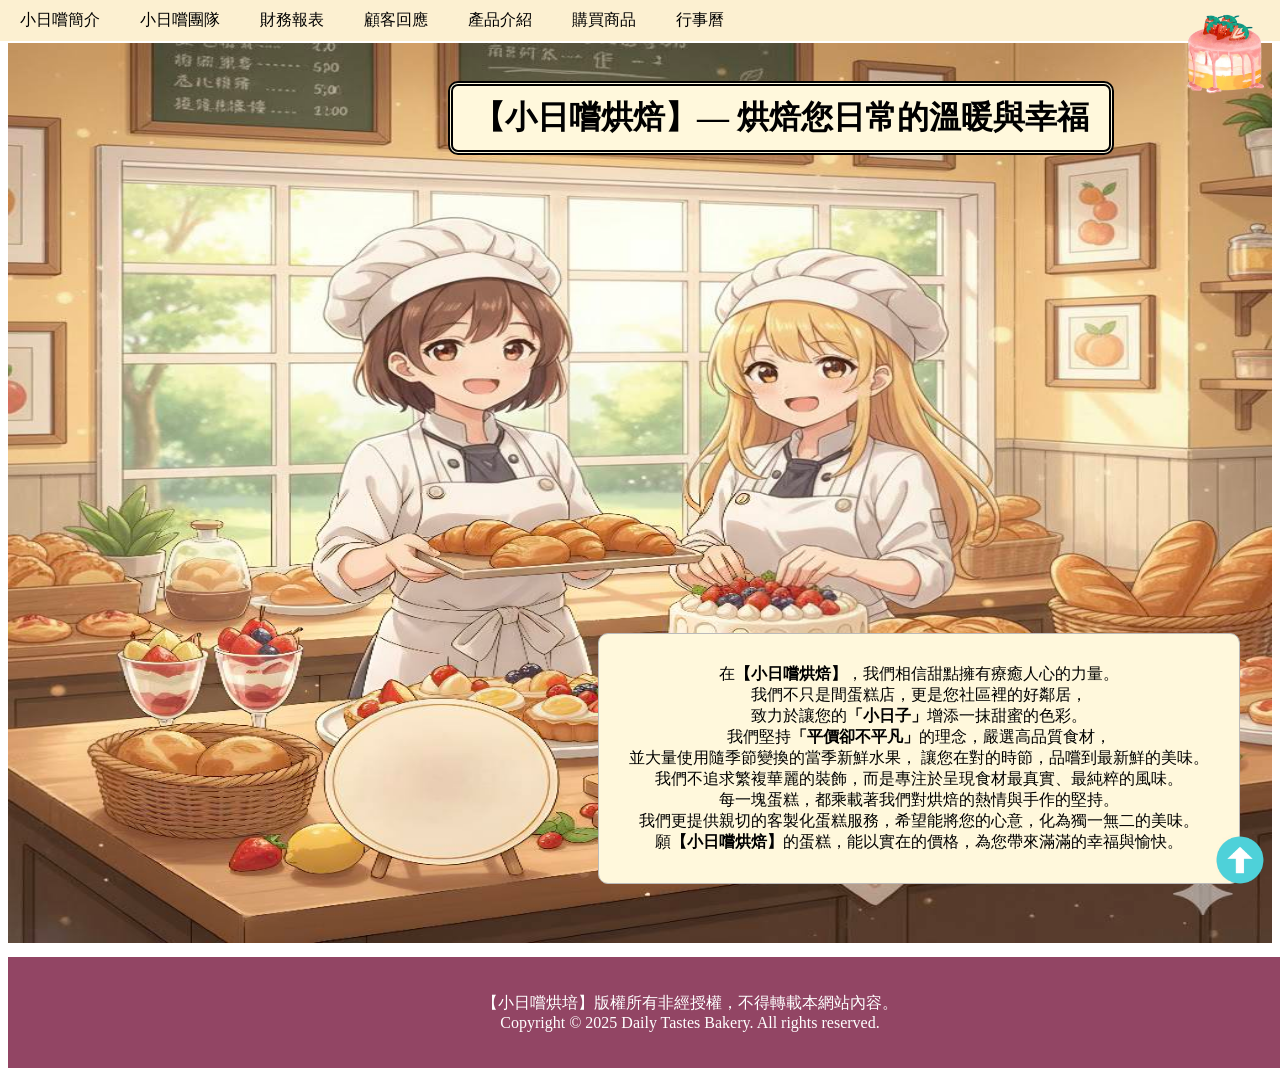
<file: index.html>
<!DOCTYPE html>
<html>
<head>
    <title>小日嚐烘焙</title>
    <meta charset="UTF-8">
    <meta name="viewport" content="width=device-width, initial-scale=1.0">
    <link href="Home_Css.css" rel="stylesheet" media="all">
    <link href="cake.png" rel="icon">
</head>
<body>
    <nav id="Top">
        <ul>
            <a href="#Intro" class="btn" onclick="myFunction('Intro'); return false;"><li>小日嚐簡介</li></a>
            <a href="#Member" class="btn" onclick="myFunction('Member'); return false;"><li>小日嚐團隊</li></a>
            <a href="#Report" class="btn" onclick="myFunction('Report'); return false;"><li>財務報表</li></a>
            <a href="#Respond" class="btn" onclick="myFunction('Respond'); return false;"><li>顧客回應</li></a>
            <a href="creation.html"><li>產品介紹</li></a>
            <a href="shop.html"><li>購買商品</li></a>
            <a href="calender.html"><li>行事曆</li></a>
        </ul>
        <a href="#Top"><img src="arrow_Light.png" width="50px" height="50px" id="up"></a>
    </nav>

    <main>
        <img src="cake.png" width="100px" height="100px" id="icon">
        <div id="Intro" class="page">
            <img src="Generated_Image.jpg" height="900px" width="100%">
            <h1>【小日嚐烘焙】— 烘焙您日常的溫暖與幸福 </h1>
            <p>在<strong>【小日嚐烘焙】</strong>，我們相信甜點擁有療癒人心的力量。<br>
                我們不只是間蛋糕店，更是您社區裡的好鄰居，<br>致力於讓您的<strong>「小日子」</strong>增添一抹甜蜜的色彩。<br>
                我們堅持<strong>「平價卻不平凡」</strong>的理念，嚴選高品質食材，<br>並大量使用隨季節變換的當季新鮮水果，
                讓您在對的時節，品嚐到最新鮮的美味。<br>
                我們不追求繁複華麗的裝飾，而是專注於呈現食材最真實、最純粹的風味。<br>
                每一塊蛋糕，都乘載著我們對烘焙的熱情與手作的堅持。<br>
                我們更提供親切的客製化蛋糕服務，希望能將您的心意，化為獨一無二的美味。<br>
                願<strong>【小日嚐烘焙】</strong>的蛋糕，能以實在的價格，為您帶來滿滿的幸福與愉快。
            </p>
        </div>

        <div id="Member" class="page">
            <h1>小日嚐團隊</h1>
            
            <div class="mid">
                <div id="first">
                    <h3>翁榆涵 Julia</h3>
                    <img src="avatar01.jpg" width="150px" height="150px">
                    <ol>
                        <li><b>職稱:</b> 店長 兼 客製化溝通師</li>
                        <li><b>負責項目:</b> 店面營運、顧客接待、客製化蛋糕諮詢與設計</li>
                        <li><b>個人簡介:</b>「小日嚐」的招牌笑臉 Julia 最擅長耐心傾聽，並將您的故事轉化為獨一無二的蛋糕設計。她最大的成就就是看見您的愉快！</li>
                    </ol>
                </div>
            
                <div id="second">
                    <h3>鐘怡婷 Tina</h3>
                    <img src="avatar02.jpg" width="150px" height="150px">
                    <ol>
                        <li><b>職稱:</b> 店長 兼 甜點主廚</li>
                        <li><b>負責項目:</b> 蛋糕研發、當季水果選材、手作甜點製作</li>
                        <li><b>個人簡介:</b> Tina 對烘焙充滿熱情，相信手作的溫度能傳遞幸福。她熱愛逛市集，堅持使用最新鮮的當季水果為大家烘焙日常的快樂。</li>
                    </ol>
                </div>

                <div id="clear"></div>
            </div>
        </div>

        <div id="Report" class="page">
            <h1>財務報表</h1>
            
            <label for="reportYear" class="choose"><b>選擇報表年份:</b></label>
            <select id="reportYear" onchange="loadReportData(this.value)">
                <option value="2025">2025 (本年度)</option>
                <option value="2024">2024 (往年範例)</option>
            </select>
            <br><br>

            <div id="financialReportContent">
                <p>這份摘要展現了我們的穩定性。一個健康的資產結構，代表「小日嚐」有足夠的實力來應對挑戰，並持續為您提供服務。</p>
                <table border="1" id="upT">
                    <thead>
                        <tr>
                            <th>資產 (我們擁有的)</th>
                            <th>金額</th>
                            <th>負債與權益 (我們的資金來源)</th>
                            <th>金額</th>
                        </tr>
                    </thead>
                    <tbody>
                        <tr>
                            <td><strong>流動資產</strong> (現金、存貨)</td>
                            <td id="CA"></td>
                            <td><strong>流動負債</strong> (應付食材費、薪資)</td>
                            <td id="CL"></td>
                        </tr>
                        <tr>
                            <td><strong>固定資產</strong> (烤箱、店面裝潢)</td>
                            <td id="FA"></td>
                            <td><strong>長期負債</strong> (銀行貸款)</td>
                            <td id="LL"></td>
                        </tr>
                        <tr>
                            <td></td>
                            <td></td>
                            <td><strong>股東權益</strong> (老闆的投資與淨利)</td>
                            <td id="SE"></td>
                        </tr>
                        <tr class="highlight-final">
                            <td><strong>總資產</strong></td>
                            <td id="TA"><strong></strong></td>
                            <td><strong>總負債與權益</strong></td>
                            <td id="TLAE"><strong></strong></td>
                        </tr>
                    </tbody>
                </table>
                <p id="Analysis1"></p>
                <br>
    
                <h2><span id="cashFlowYear">2025</span> 簡易現金流量摘要 (營運活力)</h2>
                <p>有利潤不等於有現金。「營運現金流」是正數才代表公司真正從「賣蛋糕」這件事上賺到現金，這是維持活力的心臟。</p>
                <table border="1" id="downT"> 
                    <thead>
                        <tr>
                            <th>項目</th>
                            <th>說明</th>
                            <th>年度現金流</th>
                        </tr>
                    </thead>
                    <tbody>
                        <tr>
                            <td><strong>來自本業的現金流入 (營運現金流)</strong></td>
                            <td>賣蛋糕實際收到的錢，扣除付給廠商和員工的錢</td>
                            <td id="OCF"><strong></strong></td>
                        </tr>
                        <tr>
                            <td><strong>來自投資的現金流出 (投資現金流)</strong></td>
                            <td>例如：購買新的大烤箱</td>
                            <td id="ICF"></td>
                        </tr>
                        <tr>
                            <td><strong>來自融資的現金流出 (融資現金流)</strong></td>
                            <td>例如：償還銀行貸款</td>
                            <td id="FCF"></td>
                        </tr>
                        <tr>
                            <td id="A"></td>
                            <td id="B"></td>
                            <td id="NCF"><strong></strong></td>
                        </tr>
                    </tbody>
                </table>
                <p id="Analysis2"></p>
            </div>
        </div>

        <div id="Respond" class="page">
            <h1>顧客回應</h1>
            <button id="clearCommentsBtn" title="清除所有儲存的回饋">清除所有回饋</button>
            <div id="comment">
                <p>目前沒有任何回饋。</p>
            </div>

            <div id="formContainer">
                <h3>回饋表單</h3>
                <form id="feedbackForm">
                    <fieldset>
                        <legend>基本資料</legend>
                        <label><b>姓名:</b></label>
                        <input type="text" id="name" placeholder="匿名" autofocus><br>
                        <label><b>性別:</b></label>
                        <input type="radio" id="gender1" name="gender" value="boy" checked>男
                        <input type="radio" id="gender2" name="gender" value="girl">女
                        <input type="radio" id="gender3" name="gender" value="hide">不透漏<br>
                        <label><b>聯絡資訊(e-mail):</b></label><br>
                        <input type="email" id="email" name="email" size="30" required>
                    </fieldset>
                    <fieldset>
                        <legend>評分</legend>
                        <label><b>購買商品:</b></label><br>
                        <input type="checkbox" id="product1" name="product" value="蛋糕">蛋糕
                        <input type="checkbox" id="product2" name="product" value="達克瓦茲">達克瓦茲
                        <input type="checkbox" id="product3" name="product" value="餅乾">餅乾
                        <input type="checkbox" id="product4" name="product" value="千層">千層
                        <input type="checkbox" id="product5" name="product" value="其他">其他
                        <input type="text" id="product5_text" name="product_text"><br>
                        <label><b>商品評價:</b></label>
                        <select id="evaluation" name="evaluation">
                            <option value="5">5星</option>
                            <option value="4">4星</option>
                            <option value="3">3星</option>
                            <option value="2">2星</option>
                            <option value="1">1星</option>
                        </select>
                    </fieldset>
                    <fieldset>
                        <legend>文字回饋</legend>
                        <label><b>評論:</b></label><br>
                        <textarea id="commentText" placeholder="商品都很棒" maxlength="500" required></textarea>
                    </fieldset>
                    <input type="submit" id="submitBtn" value="送出回饋">
                    <input type="reset" id="resetBtn" value="重新填寫">
                </form>
            </div>
        </div>
    </main>

    <footer>
        <p>【小日嚐烘培】版權所有非經授權，不得轉載本網站內容。<br>
            Copyright © 2025 Daily Tastes Bakery. All rights reserved.</p>
    </footer>

    <script>
        const allPages = document.querySelectorAll('main .page');
        function myFunction(pageId) {
            allPages.forEach(section => {section.style.display = 'none';});
            const targetPage = document.getElementById(pageId);
            if (targetPage) {
                targetPage.style.display = 'block'; 
                if (pageId === 'Respond') {loadComments();} // 如果切換到 'Respond' 頁面，就載入留言
                if (pageId === 'Report') { // 新增：如果切換到 'Report' 頁面，確保載入當前選中的年份數據
                    const currentYear = document.getElementById('reportYear').value;
                    loadReportData(currentYear);
                }
            }
        }

        // 財務數據的物件
        const financialData = {
            '2025': {
                CA: 1000000, // 流動資產
                CL: 400000,  // 流動負債
                FA: 1200000, // 固定資產
                LL: 500000,  // 長期負債
                SE: 1300000, // 股東權益
                OCF: 550000, // 營運現金流
                ICF: 300000, // 投資現金流
                FCF: 200000  // 融資現金流
            },
            '2024': { // 往年範例數據
                CA: 800000,  
                CL: 350000,  
                FA: 1000000, 
                LL: 600000,  
                SE: 850000,  
                OCF: 450000, 
                ICF: 200000, 
                FCF: 200000  
            }
        };

        // 函數：載入並計算指定年份的報表數據
        window.loadReportData = function(year) {
            const data = financialData[year];

            if (!data) return; // 如果年份數據不存在，則退出

            // 1. 資產負債表計算
            const TA = data.CA + data.FA; // 總資產
            const TLAE = data.CL + data.LL + data.SE; // 總負債與權益
            
            // 2. 現金流量表計算
            const NCF = data.OCF - data.ICF - data.FCF;

            // 3. 更新 DOM
            document.getElementById("CA").innerHTML = `$` + data.CA;
            document.getElementById("CL").innerHTML = `$` + data.CL;
            document.getElementById("FA").innerHTML = `$` + data.FA;
            document.getElementById("LL").innerHTML = `$` + data.LL;
            document.getElementById("SE").innerHTML = `$` + data.SE;
            document.getElementById("TA").innerHTML = `$` + TA;
            document.getElementById("TLAE").innerHTML = `$` + TLAE;
            
            document.getElementById("OCF").innerHTML = `$` + data.OCF;
            document.getElementById("ICF").innerHTML = `-$` + data.ICF;
            document.getElementById("FCF").innerHTML = `-$` + data.FCF;
            document.getElementById("NCF").innerHTML = `$` + NCF;

            // 4. 更新現金流量表標題年份
            document.getElementById("cashFlowYear").textContent = year;

            // 5. 資產負債表分析
            if(data.CA > data.CL){
                document.getElementById("Analysis1").innerHTML = `<b>健康分析：</b>
                我們的流動資產($${data.CA})大於流動負債($${data.CL})，代表我們的短期償債能力非常安全，付得出薪水與貨款！`
            } else {
                document.getElementById("Analysis1").innerHTML = `<b>健康警示：(</b>
                我們的流動資產($${data.CA})小於流動負債($${data.CL})，代表短期償債能力吃緊，我們會密切注意現金流！`
            }

            // 6. 現金流量表分析
            if(NCF > 0){
                document.getElementById("A").innerHTML = `<strong>本年度現金淨增加</strong>`
                document.getElementById("B").innerHTML = `營運賺的錢 > 投資 + 還款`
                document.getElementById("Analysis2").innerHTML = `<b>健康分析：</b>我們的營運現金流($${data.OCF})
                非常強勁！這筆錢足以支付我們購買新烤箱 (投資) 和償還貸款 (融資) 的費用，年底銀行存款還能增加($${NCF})。`
            } else {
                document.getElementById("A").innerHTML = `<strong>本年度現金淨減少</strong>`
                document.getElementById("B").innerHTML = `營運賺的錢 < 投資 + 還款`
                document.getElementById("Analysis2").innerHTML = `<b>健康警示：</b>我們的營運現金流($${data.OCF})
                雖然營運現金流強勁，但不足以支付投資與融資的費用，導致年底銀行存款減少了($${NCF})!我們會更謹慎規劃現金支出。`
            }

            // 7. 重新執行數字格式化（逗號分隔）
            formatFinancialNumbers();
        }

        // 數字格式化函數 (保持原有的邏輯)
        const idList = ["CA", "CL", "FA", "LL", "SE", "TA", "TLAE", "OCF", "ICF", "FCF", "NCF"];
        function formatNumberString(str) {
            const parts = str.match(/^(-?\$)(.*)/); 
            if (!parts) return str;

            const prefix = parts[1];
            const number = parts[2];
            const formattedNumber = number.replace(/\B(?=(\d{3})+(?!\d))/g, ',');
            return prefix + formattedNumber;
        }

        function formatFinancialNumbers() {
            idList.forEach(id => {
                const el = document.getElementById(id);
                if (el) {
                    const originalText = el.innerHTML;
                    const formattedText = formatNumberString(originalText);
                    el.innerHTML = formattedText;
                }
            });

            const analysis1 = document.getElementById("Analysis1");
            const analysis2 = document.getElementById("Analysis2");
            
            if (analysis1) {
                analysis1.innerHTML = analysis1.innerHTML.replace(/\(\$([\d,]+)\)/g, (match, number) => {
                    return `(\$${number.replace(/\B(?=(\d{3})+(?!\d))/g, ',')})`;
                });
            }

            if (analysis2) {
                analysis2.innerHTML = analysis2.innerHTML.replace(/\(\$([\d,]+)\)/g, (match, number) => {
                    return `(\$${number.replace(/\B(?=(\d{3})+(?!\d))/g, ',')})`;
                });
            }
        }
    </script>

    <script>
        document.addEventListener('DOMContentLoaded', () => {
            const feedbackForm = document.getElementById('feedbackForm');
            const commentDiv = document.getElementById('comment');
            const storageKey = 'bakeryComments';

            const clearBtn = document.getElementById('clearCommentsBtn');

            if (clearBtn) {
                clearBtn.addEventListener('click', () => {
                    localStorage.removeItem(storageKey);
                    loadComments();
                });
            }

            window.loadComments = function() {
                const comments = JSON.parse(localStorage.getItem(storageKey)) || [];
                commentDiv.innerHTML = '';
                if (comments.length === 0) {
                    commentDiv.innerHTML = '<p>目前沒有任何回饋。</p>';
                    return;
                }

                comments.forEach(comment => {
                    const productString = comment.products.join('、') || '無';
                    const time = new Date(comment.timestamp);
                    const formattedTime = time.toLocaleString('zh-TW', {
                        year: 'numeric', 
                        month: 'long', 
                        day: 'numeric', 
                        hour: '2-digit', 
                        minute: '2-digit' 
                    });

                    const commentHTML = `
                        <div class="comment-entry">
                            <div class="head"><strong>${comment.name}</strong><i>${formattedTime}</i></div>
                            <p>${comment.comment}</p>
                            <ul>
                                <li><b>購買商品:</b> ${productString}</li>
                                <li><b>商品評價:</b> ${comment.rating} 星</li>
                            </ul>
                        </div>
                    `;
                    
                    commentDiv.insertAdjacentHTML('afterbegin', commentHTML);
                });
            }

            if (feedbackForm) {
                feedbackForm.addEventListener('submit', (event) => {
                    event.preventDefault();

                    const time = new Date().toISOString();
                    const name = document.getElementById('name').value || '匿名';
                    const gender = document.querySelector('input[name="gender"]:checked').value;
                    const email = document.getElementById('email').value;
                    const rating = document.getElementById('evaluation').value;
                    const commentText = document.getElementById('commentText').value;
                    
                    const selectedProducts = [];
                    const productCheckboxes = document.querySelectorAll('input[name="product"]:checked');
                    
                    productCheckboxes.forEach(cb => {
                        if (cb.id === 'product5') {
                            const otherText = document.getElementById('product5_text').value;
                            selectedProducts.push(otherText || '其他');
                        } else {selectedProducts.push(cb.value);}
                    });

                    const newComment = {
                        name: name,
                        gender: gender,
                        email: email,
                        products: selectedProducts,
                        rating: rating,
                        comment: commentText,
                        timestamp: new Date().toISOString()
                    };

                    let comments = JSON.parse(localStorage.getItem(storageKey)) || [];
                    comments.push(newComment);
                    localStorage.setItem(storageKey, JSON.stringify(comments));

                    loadComments();
                    feedbackForm.reset();
                });
            }

            function handlePageLoad() {
                let hash = window.location.hash;
                if (hash) {
                    const pageId = hash.substring(1);
                    const targetPage = document.getElementById(pageId);
                    
                    if (targetPage && targetPage.classList.contains('page')) {
                        myFunction(pageId);
                        return;
                    }
                }
                
                // 預設載入 'Intro'，並確保在 'Report' 頁面時載入 2025 年數據
                myFunction('Intro'); 
                loadReportData('2025'); // 確保一開始就載入 2025 年的數據並格式化
            }

            handlePageLoad();
        });
    </script>
</body>
</html>
</file>
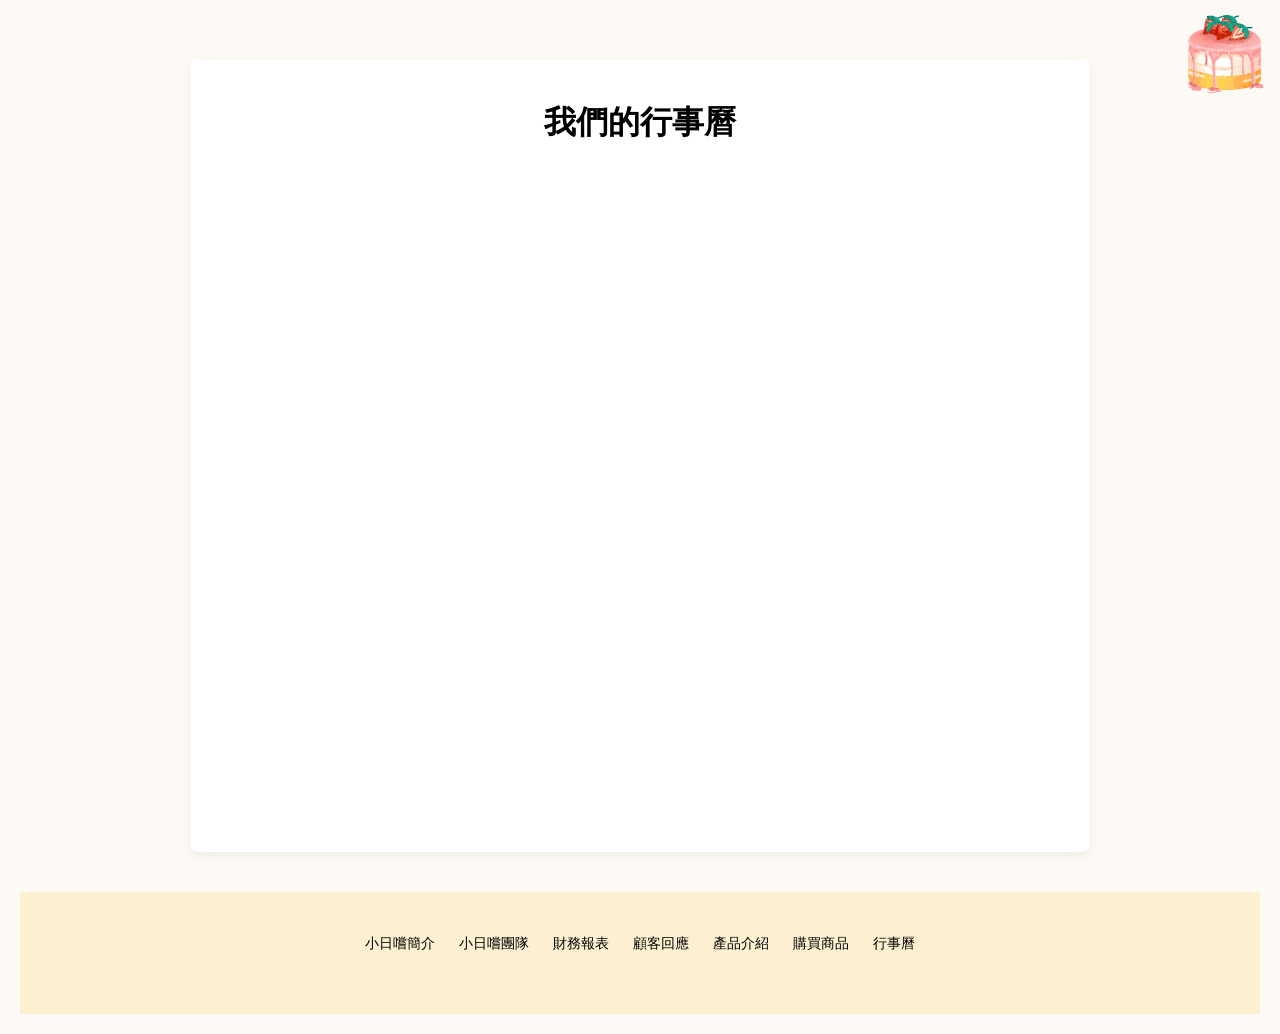
<file: calender.html>
<!DOCTYPE html>
<html lang="zh-TW"> <head>
    <meta charset="UTF-8">
    <meta name="viewport" content="width=device-width, initial-scale=1.0">
    <title>行事曆</title>
    <link href="cake.png" rel="icon">
    <style>
        main #icon {
            position: fixed;
            top: 5px;
            right: 5px;
            z-index: 3;
        }
        /* 1. 讓頁面背景有點顏色，看起來更舒服 */
        body {
            font-family: Arial, sans-serif;
            margin: 0;
            background-color: #fdfaf6;
            padding: 20px; /* 在手機上才不會貼邊 */
        }

        /* 2. 主要的行事曆容器：用來置中並設定最大寬度 */
        .calendar-container {
            max-width: 900px; /* 設定最大寬度，才不會在電腦上太寬 */
            margin: 40px auto; /* 上下留 40px、左右 auto 來達成水平置中 */
            background-color: #ffffff;
            border-radius: 8px; /* 圓角 */
            box-shadow: 0 4px 12px rgba(0,0,0,0.05); /* 加上一點陰影增加立體感 */
            overflow: hidden; /* 確保 iframe 的圓角正確顯示 */
        }

        /* 3. 標題樣式 */
        h1 {
            text-align: center;
            color: black;
            padding: 20px 0 10px 0;
        }

        /* 4. 響應式 iframe 的關鍵：
              這個 wrapper 負責「維持長寬比」 */
        .iframe-wrapper {
            position: relative;
            /* 設定 padding-top: 75% 
               (因為你的日曆原始比例是 600/800 = 0.75 = 75%)
               這會強制讓這個容器維持 4:3 的比例 
            */
            padding-top: 75%;
            height: 0;
            overflow: hidden;
        }

        /* 5. iframe 本身的樣式：讓它填滿 wrapper */
        .iframe-wrapper iframe {
            position: absolute;
            top: 0;
            left: 0;
            width: 100%;
            height: 100%;
            border: 0; /* 拿掉邊框 */
        }
        .site-footer {
        background-color: rgb(252, 240, 209); /* 深色背景 */
        color: black; /* 淺色文字 */
        padding: 40px 20px;
        font-size: 14px;
        line-height: 1.6;
        margin-top: auto; /* 確保在內容不足時也能貼近底部 */
    }

    .footer-container {
        max-width: 1100px;
        margin: 0 auto;
        text-align: center;
    }

    .footer-links {
        margin-bottom: 20px;
    }

    .footer-links a {
        color: black; /* 連結使用白色 */
        text-decoration: none;
        margin: 0 10px;
        transition: color 0.2s;
    }

    .footer-links a:hover {
        color: brown; /* 滑鼠懸停時變色 */
        text-decoration: underline;
    }
    </style>
</head>
<body>
    <main><img src="cake.png" width="100px" height="100px" id="icon"></main>
    <div class="calendar-container">
        
        <h1>我們的行事曆</h1>

        <div class="iframe-wrapper">
            <iframe src="https://calendar.google.com/calendar/embed?src=30f18cd752578747f45945c37e43b8276cafa74b988f4a969bec0e619ca4cf17%40group.calendar.google.com&ctz=Asia%2FTaipei">
            </iframe>
        </div>

    </div>

    <footer class="site-footer">
    <div class="footer-container">
        <div class="footer-links">
            <a href="index.html#Intro">小日嚐簡介</a>
            <a href="index.html#Member">小日嚐團隊</a>
            <a href="index.html#Report">財務報表</a>
            <a href="index.html#Respond">顧客回應</a>
            <a href="creation.html">產品介紹</a>
            <a href="shop.html">購買商品</a>
            <a href="calender.html">行事曆</a>
        </div>
    </div>
</footer>
</body>
</html>
</file>
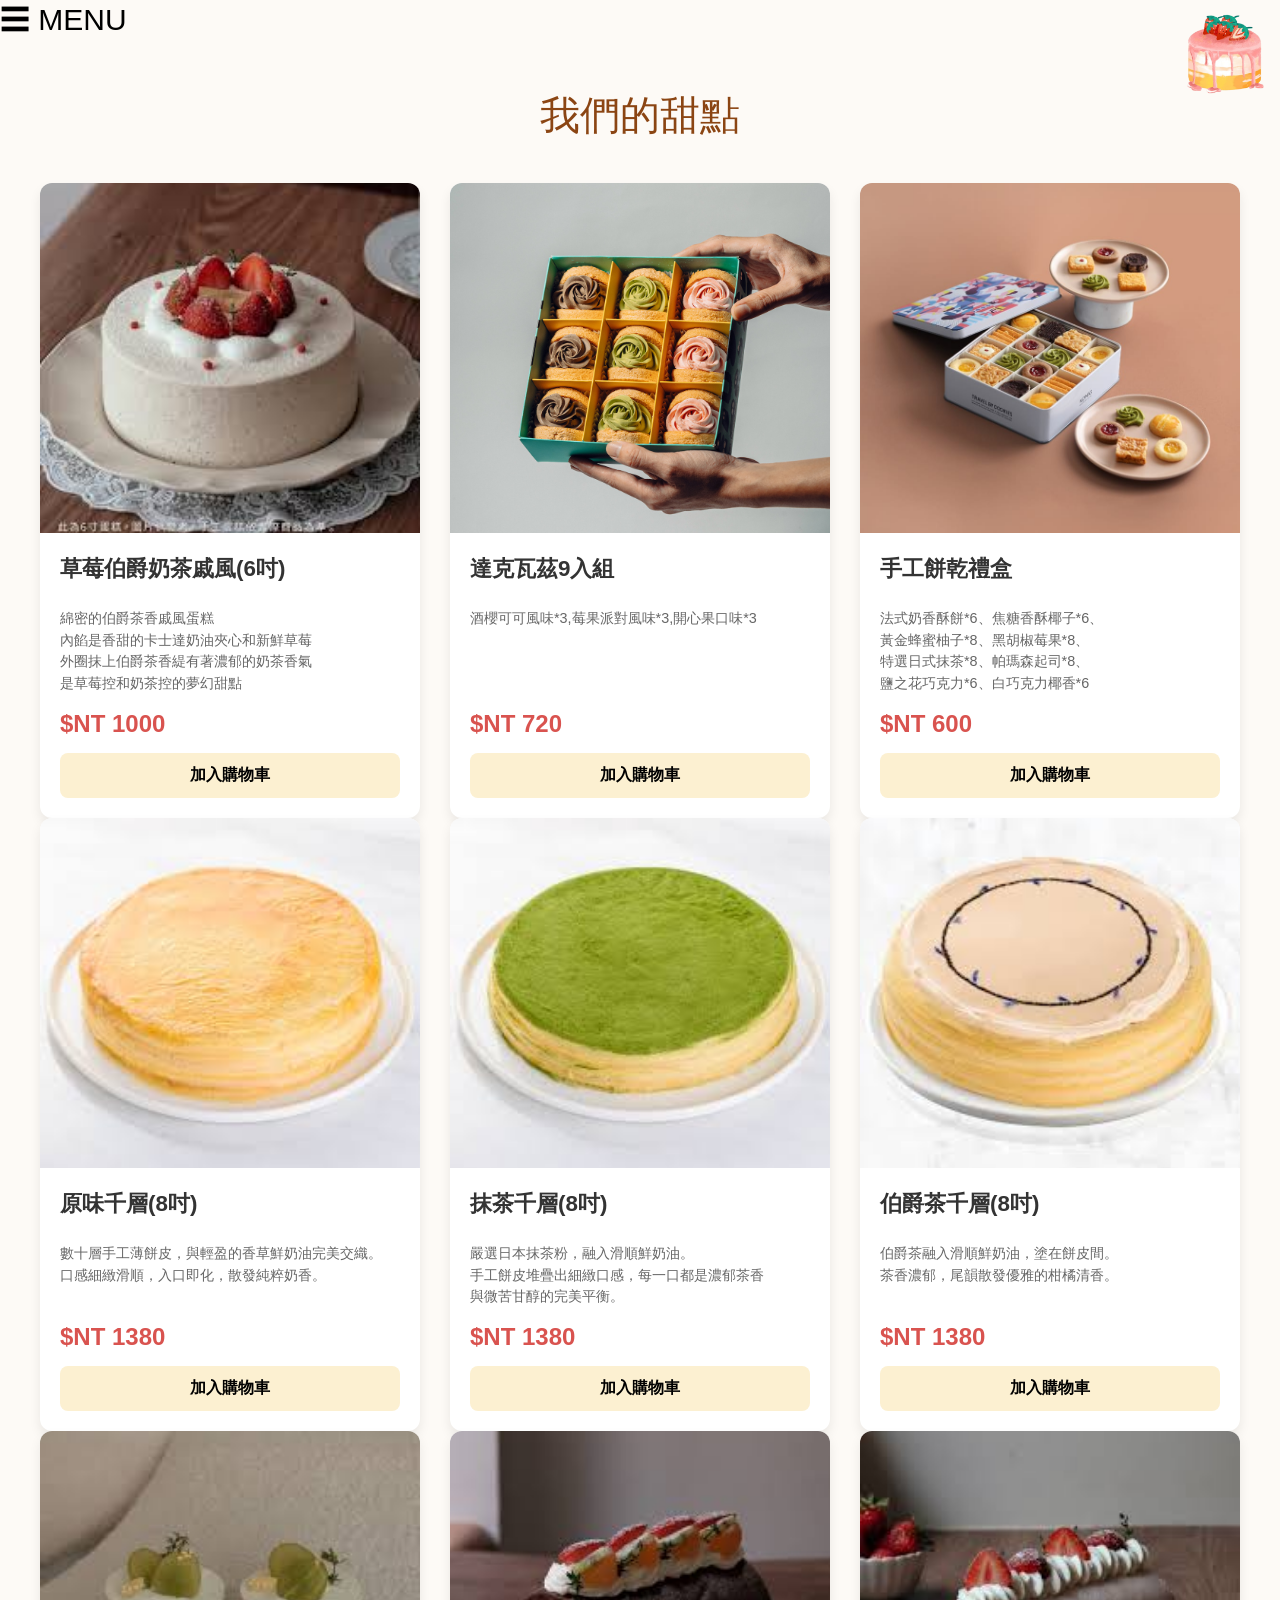
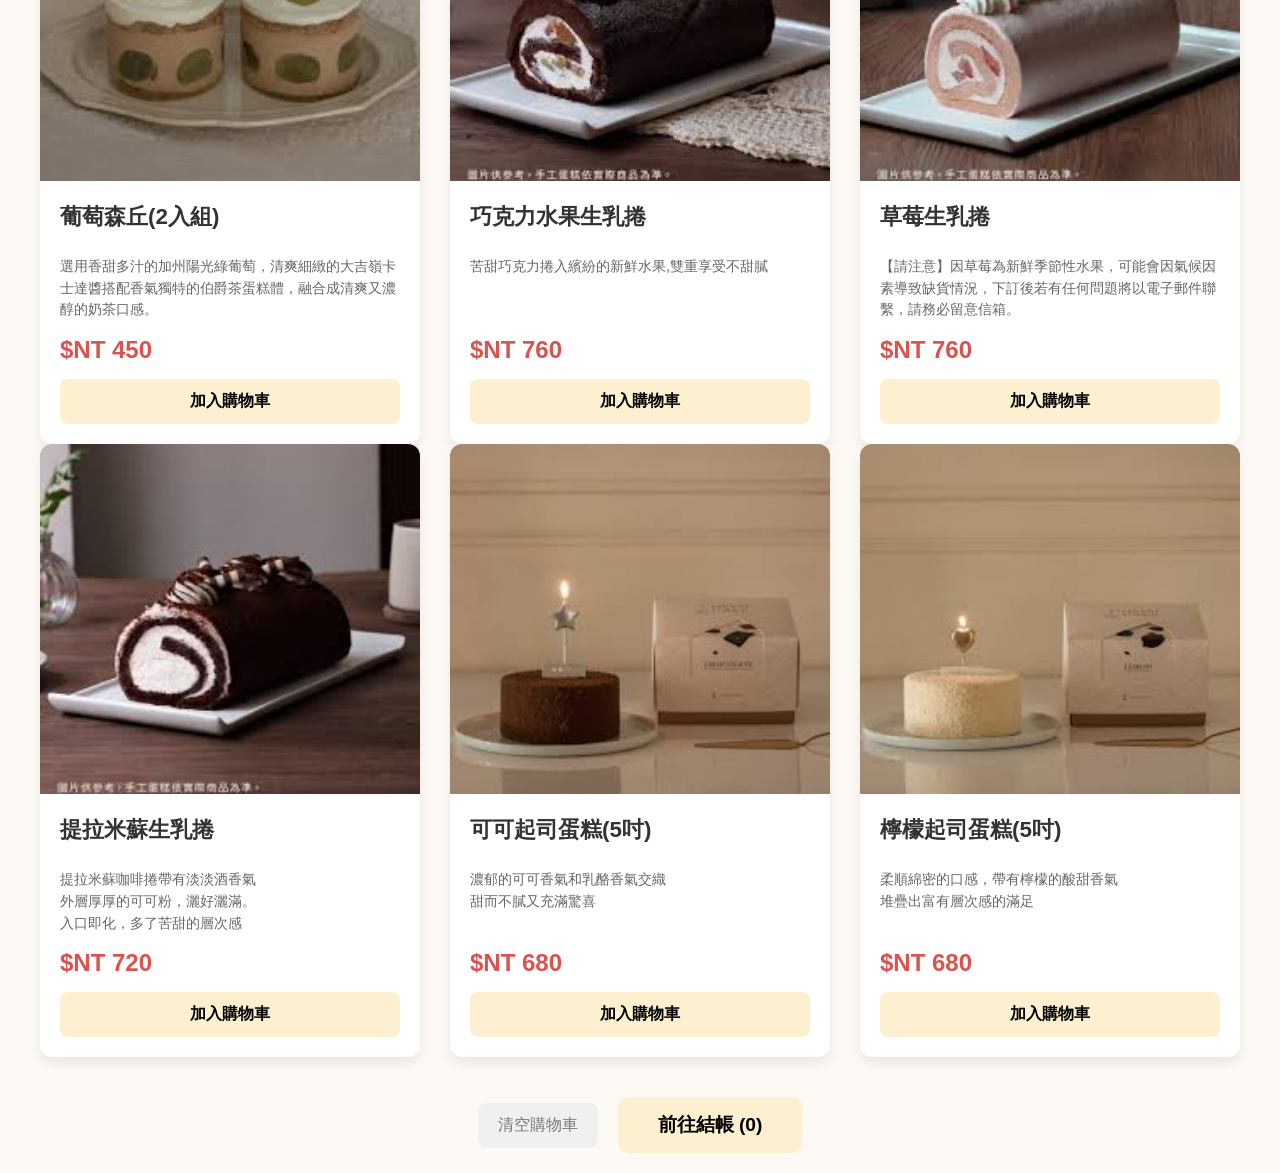
<file: creation.html>
<!DOCTYPE html>
<html lang="zh-TW">
<head>
    <meta charset="UTF-8">
    <meta name="viewport" content="width=device-width, initial-scale=1.0">
    <title>產品介紹及下單</title>
    <link href="cake.png" rel="icon">
    <style>
        main #icon {
            position: fixed;
            top: 5px;
            right: 5px;
            z-index: 3;
        }
        /* (基本樣式... 與上次相同) */
        body { font-family: -apple-system, BlinkMacSystemFont, "Segoe UI", Roboto, "Helvetica Neue", Arial, sans-serif; margin: 0; padding: 0; background-color: #fdfaf6; }
        .container { max-width: 1200px; margin: 0 auto; padding: 20px; }
        header { text-align: center; margin-bottom: 40px; }
        header h1 { font-size: 2.5em; color: #8b4513; font-weight: 300; }
        .product-grid { display: grid; grid-template-columns: repeat(auto-fit, minmax(280px, 1fr)); gap: 30px; }
        .product-card { background-color: #ffffff; border-radius: 12px; box-shadow: 0 6px 12px rgba(0, 0, 0, 0.08); overflow: hidden; display: flex; flex-direction: column; transition: transform 0.3s, box-shadow 0.3s; }
        .product-card:hover { transform: translateY(-5px); box-shadow: 0 10px 20px rgba(0, 0, 0, 0.12); }
        .product-image { width: 100%; height: 350px; object-fit: cover; }
        .product-info { padding: 20px; flex-grow: 1; display: flex; flex-direction: column; }
        .product-info h3 { margin-top: 0; margin-bottom: 10px; font-size: 1.4em; color: #333; }
        .product-info .description { font-size: 0.9em; color: #666; line-height: 1.5; flex-grow: 1; margin-bottom: 15px; }
        .product-price { font-size: 1.5em; font-weight: bold; color: #d9534f; margin-bottom: 15px; }
        .add-to-cart-btn { display: block; width: 100%; padding: 12px; background-color: rgb(252, 240, 209); color: black; text-align: center; border: none; border-radius: 8px; font-size: 1em; font-weight: bold; cursor: pointer; transition: background-color 0.3s, opacity 0.3s; }
        .add-to-cart-btn:hover { background-color: rgb(252, 240, 209); }
        .add-to-cart-btn.added { background-color: rgb(252, 240, 209); opacity: 0.8; }

        /* --- 結帳區塊樣式 (更新) --- */
        .checkout-link-wrapper {
            text-align: center;
            margin-top: 40px;
            /* (新增) 使用 Flexbox 來並排兩個按鈕 */
            display: flex;
            justify-content: center;
            align-items: center;
            gap: 20px; /* 按鈕間距 */
        }
        .checkout-link {
            display: inline-block;
            padding: 15px 40px;
            font-size: 1.2em;
            font-weight: bold;
            color: black;
            background-color: rgb(252, 240, 209);
            border-radius: 10px;
            text-decoration: none;
            transition: background-color 0.3s;
        }
        .checkout-link:hover { background-color: rgb(252, 240, 209); }

        /* (新增) 清空購物車按鈕的樣式 */
        .clear-cart-button {
            display: inline-block;
            padding: 12px 20px;
            font-size: 1em;
            color: #777;
            background-color: #f0f0f0;
            border: none;
            border-radius: 8px;
            cursor: pointer;
            transition: background-color 0.3s;
        }
        .clear-cart-button:hover {
            background-color: #e0e0e0;
        }
        /* 2. 側邊選單 (Sidenav) 的主要樣式 */
    .sidenav {
        height: 100%; /* 佔滿整個螢幕高度 */
        width: 250px; /* 選單寬度 */
        position: fixed; /* 固定在螢幕上，即使滾動也不會動 */
        z-index: 1; /* 確保在最上層 */
        top: 0;
        left: -250px; /* 關鍵：預設藏在螢幕左邊 -250px 的位置 */
        background-color: rgb(252, 240, 209); /* 背景色 */
        overflow-x: hidden; /* 隱藏水平滾動條 */
        padding-top: 60px; /* 頂部留白 */
        transition: 0.5s; /* 關鍵：設定 "left" 屬性的過渡動畫，持續 0.5 秒 */
    }

    /* 3. 選單內的連結樣式 */
    .sidenav a {
        padding: 8px 8px 8px 32px;
        text-decoration: none;
        font-size: 22px;
        color: black;
        display: block;
        transition: 0.3s;
    }

    /* 4. 連結的滑鼠懸停 (hover) 效果 */
    .sidenav a:hover {
        color: DimGray;
    }

    /* 5. 關閉按鈕 (X) 的樣式 */
    .sidenav .closebtn {
        position: absolute;
        top: 0;
        right: 25px;
        font-size: 36px;
        margin-left: 50px;
    }
    
    /* 6. 用來推開主要內容的樣式 (可選) */
    /* 當 .sidenav-open 被加到 body 上時... */
    body.sidenav-open {
        margin-left: 250px; /* 把 body 往右推 250px */
        color:#8b4513;
    }
    </style>
</head>
<body>
    <main><img src="cake.png" width="100px" height="100px" id="icon"></main>
    <span style="font-size:30px; cursor:pointer;" id="openBtn">&#9776; MENU</span>
    <div id="mySidenav" class="sidenav">
        <a href="javascript:void(0)" class="closebtn" id="closeBtn">&times;</a>
        <a href="index.html#Intro">小日嚐簡介</a>
        <a href="index.html#Member">小日嚐團隊</a>
        <a href="index.html#Report">財務報表</a>
        <a href="index.html#Respond">顧客回應</a>
        <a href="creation.html">產品介紹</a>
        <a href="shop.html">購買商品</a>
        <a href="calender.html">行事曆</a>
    </div>
    <div class="container">
        <header>
            <h1>我們的甜點</h1>
        </header>

        <main>
            <section class="product-grid">
                <article class="product-card">
                    <img src="strawberrycake.jpg" alt="草莓伯爵奶茶戚風(6吋)" class="product-image">
                    <div class="product-info">
                        <h3>草莓伯爵奶茶戚風(6吋)</h3>
                        <p class="description">綿密的伯爵茶香戚風蛋糕
                            <br>內餡是香甜的卡士達奶油夾心和新鮮草莓
                            <br>外圈抹上伯爵茶香緹有著濃郁的奶茶香氣
                            <br>是草莓控和奶茶控的夢幻甜點</p>
                        <div class="product-price" data-price="1000">$NT 1000</div>
                        <button class="add-to-cart-btn" data-id="p1" data-name="草莓伯爵奶茶戚風(6吋)" data-price="1000">加入購物車</button>
                    </div>
                </article>
                <article class="product-card">
                    <img src="Dacwaz.jpg" alt="達克瓦茲9入組" class="product-image">
                    <div class="product-info">
                        <h3>達克瓦茲9入組</h3>
                        <p class="description">酒櫻可可風味*3,莓果派對風味*3,開心果口味*3</p>
                        <div class="product-price" data-price="720">$NT 720</div>
                        <button class="add-to-cart-btn" data-id="p2" data-name="達克瓦茲9入組" data-price="720">加入購物車</button>
                    </div>
                </article>
                <article class="product-card">
                    <img src="handmadecookie.jpg" alt="手工餅乾禮盒" class="product-image">
                    <div class="product-info">
                        <h3>手工餅乾禮盒</h3>
                        <p class="description">法式奶香酥餅*6、焦糖香酥椰子*6、<br>黃金蜂蜜柚子*8、黑胡椒莓果*8、
                            <br>特選日式抹茶*8、帕瑪森起司*8、<br>鹽之花巧克力*6、白巧克力椰香*6</p>
                        <div class="product-price" data-price="600">$NT 600</div>
                        <button class="add-to-cart-btn" data-id="p3" data-name="手工餅乾禮盒" data-price="600">加入購物車</button>
                    </div>
                </article>
            </section>

            <section class="product-grid">
                <article class="product-card">
                    <img src="OriginalCrepeCake.jpg" alt="原味千層(8吋)" class="product-image">
                    <div class="product-info">
                        <h3>原味千層(8吋)</h3>
                        <p class="description">數十層手工薄餅皮，與輕盈的香草鮮奶油完美交織。
                            <br>口感細緻滑順，入口即化，散發純粹奶香。</p>
                        <div class="product-price" data-price="1380">$NT 1380</div>
                        <button class="add-to-cart-btn" data-id="p4" data-name="原味千層(8吋)" data-price="1380">加入購物車</button>
                    </div>
                </article>
                <article class="product-card">
                    <img src="Matchacake.jpg" alt="抹茶千層(8吋)" class="product-image">
                    <div class="product-info">
                        <h3>抹茶千層(8吋)</h3>
                        <p class="description">嚴選日本抹茶粉，融入滑順鮮奶油。
                            <br>手工餅皮堆疊出細緻口感，每一口都是濃郁茶香<br>與微苦甘醇的完美平衡。</p>
                        <div class="product-price" data-price="1380">$NT 1380</div>
                        <button class="add-to-cart-btn" data-id="p5" data-name="抹茶千層(8吋)" data-price="1380">加入購物車</button>
                    </div>
                </article>
                <article class="product-card">
                    <img src="teacake.jpg" alt="伯爵茶千層(8吋)" class="product-image">
                    <div class="product-info">
                        <h3>伯爵茶千層(8吋)</h3>
                        <p class="description">伯爵茶融入滑順鮮奶油，塗在餅皮間。
                            <br>茶香濃郁，尾韻散發優雅的柑橘清香。</p>
                        <div class="product-price" data-price="1380">$NT 1380</div>
                        <button class="add-to-cart-btn" data-id="p6" data-name="伯爵茶千層(8吋)" data-price="1380">加入購物車</button>
                    </div>
                </article>
            </section>

            <section class="product-grid">
                <article class="product-card">
                    <img src="grape.jpg" alt="葡萄森丘(2入組)" class="product-image">
                    <div class="product-info">
                        <h3>葡萄森丘(2入組)</h3>
                        <p class="description">選用香甜多汁的加州陽光綠葡萄，清爽細緻的大吉嶺卡士達醬搭配香氣獨特的伯爵茶蛋糕體，融合成清爽又濃醇的奶茶口感。</p>
                        <div class="product-price" data-price="450">$NT 450</div>
                        <button class="add-to-cart-btn" data-id="p7" data-name="葡萄森丘(2入組)" data-price="450">加入購物車</button>
                    </div>
                </article>
                <article class="product-card">
                    <img src="fruit.jpg" alt="巧克力水果生乳捲" class="product-image">
                    <div class="product-info">
                        <h3>巧克力水果生乳捲</h3>
                        <p class="description">苦甜巧克力捲入繽紛的新鮮水果,雙重享受不甜膩</p>
                        <div class="product-price" data-price="760">$NT 760</div>
                        <button class="add-to-cart-btn" data-id="p8" data-name="巧克力水果生乳捲" data-price="760">加入購物車</button>
                    </div>
                </article>
                <article class="product-card">
                    <img src="strawberry.jpg" alt="草莓生乳捲" class="product-image">
                    <div class="product-info">
                        <h3>草莓生乳捲</h3>
                        <p class="description">【請注意】因草莓為新鮮季節性水果，可能會因氣候因素導致缺貨情況，下訂後若有任何問題將以電子郵件聯繫，請務必留意信箱。</p>
                        <div class="product-price" data-price="760">$NT 760</div>
                        <button class="add-to-cart-btn" data-id="p9" data-name="草莓生乳捲" data-price="760">加入購物車</button>
                    </div>
                </article>
            </section>

            <section class="product-grid">
                <article class="product-card">
                    <img src="Tiramisu.jpg" alt="提拉米蘇生乳捲" class="product-image">
                    <div class="product-info">
                        <h3>提拉米蘇生乳捲</h3>
                        <p class="description">提拉米蘇咖啡捲帶有淡淡酒香氣<br>外層厚厚的可可粉，灑好灑滿。<br>入口即化，多了苦甜的層次感</p>
                        <div class="product-price" data-price="720">$NT 720</div>
                        <button class="add-to-cart-btn" data-id="p10" data-name="提拉米蘇生乳捲" data-price="720">加入購物車</button>
                    </div>
                </article>
                <article class="product-card">
                    <img src="cococheese.jpg" alt="可可起司蛋糕(5吋)" class="product-image">
                    <div class="product-info">
                        <h3>可可起司蛋糕(5吋)</h3>
                        <p class="description">濃郁的可可香氣和乳酪香氣交織<br>甜而不膩又充滿驚喜</p>
                        <div class="product-price" data-price="680">$NT 680</div>
                        <button class="add-to-cart-btn" data-id="p11" data-name="可可起司蛋糕(5吋)" data-price="680">加入購物車</button>
                    </div>
                </article>
                <article class="product-card">
                    <img src="lemoncheese.jpg" alt="檸檬起司蛋糕(5吋)" class="product-image">
                    <div class="product-info">
                        <h3>檸檬起司蛋糕(5吋)</h3>
                        <p class="description">柔順綿密的口感，帶有檸檬的酸甜香氣<br>堆疊出富有層次感的滿足</p>
                        <div class="product-price" data-price="680">$NT 680</div>
                        <button class="add-to-cart-btn" data-id="p12" data-name="檸檬起司(5吋)" data-price="680">加入購物車</button>
                    </div>
                </article>
            </section>
            
            <div class="checkout-link-wrapper">
                <button id="clear-cart-btn" class="clear-cart-button">清空購物車</button>
                <a href="shop.html" class="checkout-link">前往結帳 (<span id="cart-count">0</span>)</a>
            </div>
        </main>
    </div>

    <script src="cart.js"></script>
    <script>
        // --- 這是 shop.js 的內容 ---

        // 取得所有的「加入購物車」按鈕
        const allAddButtons = document.querySelectorAll('.add-to-cart-btn');
        const cartCountSpan = document.getElementById('cart-count');
        
        // (新增) 取得清空購物車按鈕
        const clearCartBtn = document.getElementById('clear-cart-btn');

        // 更新購物車圖示的數量
        function updateCartCount() {
            const cart = Cart.get();
            let totalCount = 0;
            cart.forEach(item => {
                totalCount += item.quantity;
            });
            cartCountSpan.textContent = totalCount;
        }

        // 為每個按鈕添加點擊事件
        allAddButtons.forEach(button => {
            button.addEventListener('click', () => {
                // (...點擊加入的邏G輯... 與上次相同)
                const id = button.dataset.id;
                const name = button.dataset.name;
                const price = parseInt(button.dataset.price);
                Cart.add(id, name, price);
                button.textContent = '已加入！';
                button.classList.add('added');
                setTimeout(() => {
                    button.textContent = '加入購物車';
                    button.classList.remove('added');
                }, 1500);
                updateCartCount();
            });
        });

        // (新增) 為清空按鈕添加點擊事件
        clearCartBtn.addEventListener('click', () => {
            // 增加一個確認彈窗，防止誤觸
            if (confirm('您確定要清空所有購物車商品嗎？')) {
                Cart.clear();
                updateCartCount(); // 更新數字為 0
            }
        });

        // 取得我們要操作的 HTML 元素
        const openBtn = document.getElementById("openBtn");
        const closeBtn = document.getElementById("closeBtn");
        const sidenav = document.getElementById("mySidenav");
        const bodyEl = document.body; // 取得 body 元素

    // 當「開啟按鈕」被點擊時
        openBtn.addEventListener("click", function() {
            sidenav.style.left = "0"; // 將選單的 left 設為 0 (滑出來)
            bodyEl.classList.add("sidenav-open"); // 在 body 加上 class，讓內容往右推
        });

    // 當「關閉按鈕」被點擊時
        closeBtn.addEventListener("click", function() {
            sidenav.style.left = "-250px"; // 將選單的 left 設回 -250px (藏回去)
            bodyEl.classList.remove("sidenav-open"); // 移除 class，讓內容歸位
        });

        // 頁面載入時，也更新一次數量
        updateCartCount();
    </script>
</body>
</html>
</file>
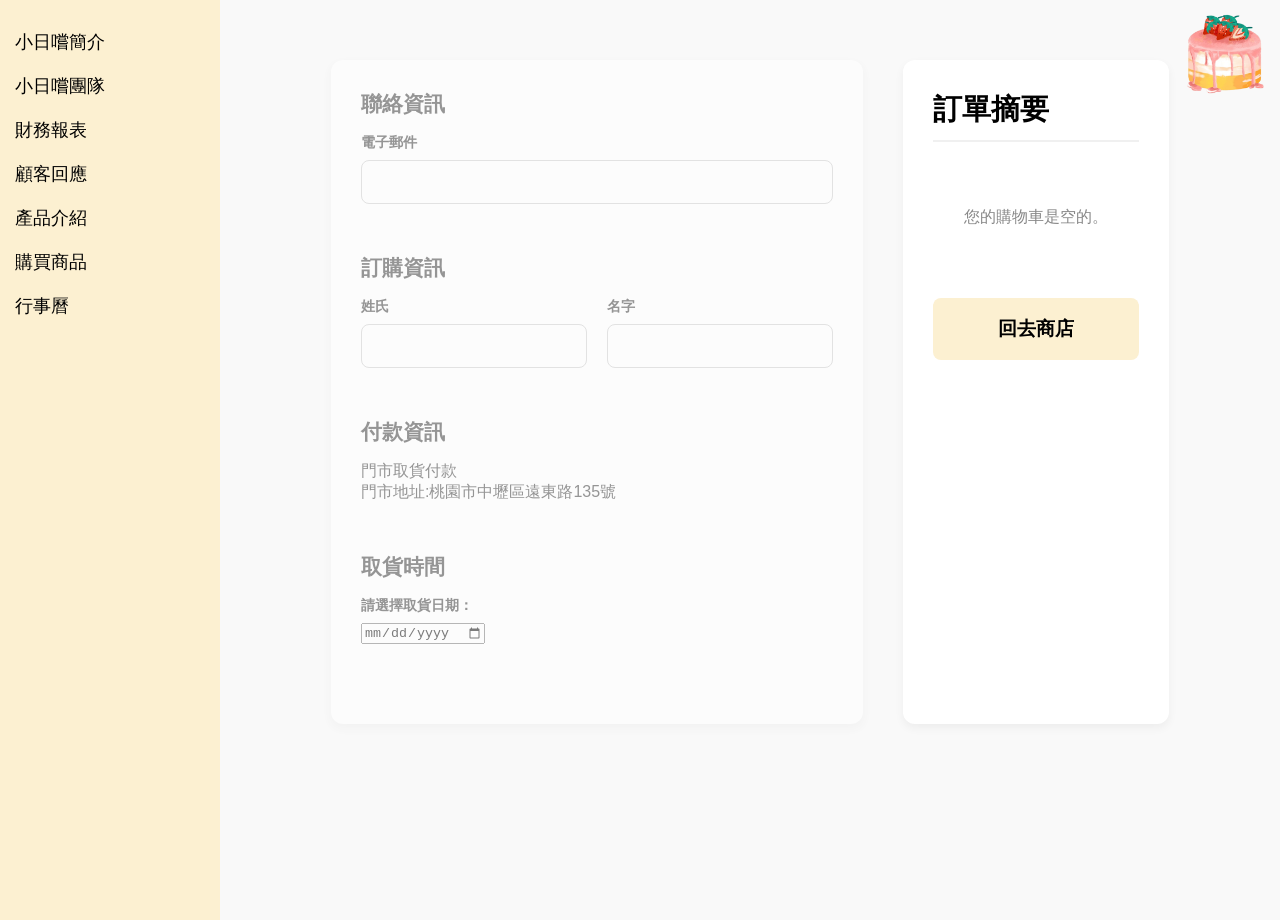
<file: shop.html>
<!DOCTYPE html>
<html lang="zh-TW">
<head>
    <meta charset="UTF-8">
    <meta name="viewport" content="width=device-width, initial-scale=1.0">
    <title>結帳</title>
    <link href="cake.png" rel="icon">
    <style>
        main #icon {
            position: fixed;
            top: 5px;
            right: 5px;
            z-index: 3;
        }
        /* (基本樣式... 與上次相同) */
        body { font-family: -apple-system, BlinkMacSystemFont, "Segoe UI", Roboto, "Helvetica Neue", Arial, sans-serif; margin: 0; background-color: #f9f9f9; color: #333; font-size: 16px; }
        .container { max-width: 1100px; margin: 40px auto; padding: 20px; grid-area: container;}
        .checkout-layout { display: grid; grid-template-columns: 2fr 1fr; gap: 40px; }
        .form-section { background-color: #ffffff; padding: 30px; border-radius: 12px; box-shadow: 0 4px 10px rgba(0,0,0,0.05); }
        .order-summary { background-color: #ffffff; padding: 30px; border-radius: 12px; box-shadow: 0 4px 10px rgba(0,0,0,0.05); position: sticky; top: 40px; }
        h2 { font-size: 1.8em; color: black; margin-top: 0; margin-bottom: 25px; border-bottom: 2px solid #f0f0f0; padding-bottom: 10px; }
        fieldset { border: none; padding: 0; margin: 0 0 30px 0; }
        legend { font-size: 1.3em; font-weight: 600; margin-bottom: 15px; padding: 0; }
        .form-group { margin-bottom: 20px; }
        .form-group label { display: block; font-weight: 600; margin-bottom: 8px; font-size: 0.9em; }
        .form-group input[type="text"], .form-group input[type="email"], .form-group input[type="tel"] { width: 100%; padding: 12px; border: 1px solid #ccc; border-radius: 8px; box-sizing: border-box; font-size: 1em; }
        .form-row { display: flex; gap: 20px; }
        .form-row .form-group { flex: 1; }
        .summary-item { display: flex; justify-content: space-between; margin-bottom: 15px; font-size: 0.95em; }
        .summary-item .item-name { color: #555; }
        .summary-item .item-price { font-weight: 600; }
        .summary-total { margin-top: 25px; padding-top: 20px; border-top: 2px solid #f0f0f0; display: flex; justify-content: space-between; font-size: 1.4em; font-weight: bold; color: #333; }
        .checkout-btn { display: block; width: 100%; padding: 18px; background-color: rgb(252, 240, 209); color: black; text-align: center; border: none; border-radius: 8px; font-size: 1.2em; font-weight: bold; cursor: pointer; transition: background-color 0.3s; margin-top: 30px; }
        .checkout-btn:hover { background-color: rgb(252, 240, 209); }
        .empty-cart-message { color: #888; text-align: center; padding: 40px 0; }
        
        /* (新增) 清空購物車的文字連結樣式 */
        .clear-cart-text-link {
            display: block;
            text-align: right;
            font-size: 0.9em;
            color: #d9534f;
            text-decoration: none;
            margin-top: -15px; /* 往上拉近標題 */
            margin-bottom: 15px;
        }
        .clear-cart-text-link:hover {
            text-decoration: underline;
        }

        @media (max-width: 800px) {
            .checkout-layout { grid-template-columns: 1fr; }
        }

        .page-wrapper {
            display: grid;
            grid-template-columns: 220px 1fr;
            grid-template-areas:"sidebar container";
        }

        .sidebar {
            grid-area: sidebar;
            height: 100vh;
            background-color: rgb(252, 240, 209); /* 背景色 */
            overflow-x: hidden; /* 隱藏水平捲軸 */
            padding-top: 20px;

            position: sticky;
        }

        /* 3. 選單連結的樣式 */
        .sidebar a {
            padding: 10px 15px;
            text-decoration: none; /* 移除底線 */
            font-size: 18px;
            color: black;
            display: block; /* 讓連結變成區塊，佔滿整行 */
            transition: 0.3s; /* 滑鼠移過的漸變效果 */
        }

        /* 4. 滑鼠移過 (hover) 的效果 */
        .sidebar a:hover {
            background-color: rgb(252, 240, 209);
            color: black;
        }
        @media (max-width: 800px) {
            .sidebar {
            /* 讓側邊欄寬度變 0，把它藏起來 */
            width: 0; 
            /* 你也可以用 display: none; 但 width: 0; 可以搭配 transition 動畫 */
            }

           .main-content {
            /* * 同時，讓主要內容的 margin-left 歸零，
            * 這樣它就能佔滿整個螢幕寬度。
            */
            margin-left: 0; 
            }
        }
    </style>
</head>
<body>
    <main><img src="cake.png" width="100px" height="100px" id="icon"></main>
    <div class="page-wrapper">
    <div class="sidebar">
        <a href="index.html#Intro">小日嚐簡介</a>
        <a href="index.html#Member">小日嚐團隊</a>
        <a href="index.html#Report">財務報表</a>
        <a href="index.html#Respond">顧客回應</a>
        <a href="creation.html">產品介紹</a>
        <a href="shop.html">購買商品</a>
        <a href="calender.html">行事曆</a>
    </div>

    <div class="container">
        
        <form id="checkout-form">
            <div class="checkout-layout">
                
                <section class="form-section">
                    <fieldset>
                        <legend>聯絡資訊</legend>
                        <div class="form-group">
                            <label for="email">電子郵件</label>
                            <input type="email" id="email" name="email" required>
                        </div>
                    </fieldset>
                    <fieldset>
                        <legend>訂購資訊</legend>
                        <div class="form-row">
                            <div class="form-group"><label for="first-name">姓氏</label><input type="text" id="first-name" name="first_name" required></div>
                            <div class="form-group"><label for="last-name">名字</label><input type="text" id="last-name" name="last_name" required></div>
                        </div>
                    </fieldset>
                    <fieldset>
                        <legend>付款資訊</legend>
                         <div class="form-group">門市取貨付款<br>門市地址:桃園市中壢區遠東路135號</div>
                    </fieldset>

                    <fieldset>
                        <legend>取貨時間</legend>
                         <div class="form-group">
                         <label for="pickup-date">請選擇取貨日期：</label>
                         <input type="date" id="pickup-date" name="pickup-date" required>
                         </div>
                    </fieldset>
                </section>

                <aside class="order-summary">
                    <h2>訂單摘要</h2>
                    
                    <a href="#" id="clear-cart-link" class="clear-cart-text-link">清空購物車</a>
                    
                    <div id="summary-items-container">
                        </div>
                    <div id="summary-total-container">
                        </div>

                    <button type="submit" class="checkout-btn">
                        下單購買
                    </button>
                </aside>

            </div>
        </form>
    </div>
    </div>

    <script src="cart.js"></script>
    <script>
        // --- 這是 checkout.js 的內容 ---
        document.addEventListener('DOMContentLoaded', () => {
            
            const itemsContainer = document.getElementById('summary-items-container');
            const totalContainer = document.getElementById('summary-total-container');
            const checkoutForm = document.getElementById('checkout-form');
            const orderSummarySection = document.querySelector('.order-summary');
            
            // (新增) 取得清空連結
            const clearCartLink = document.getElementById('clear-cart-link');

            let subtotal = 0;

            // 1. 從 cart.js 取得購物車資料
            const cart = Cart.get();

            if (cart.length === 0) {
                // (如果購物車是空的...)
                orderSummarySection.innerHTML = `
                    <h2>訂單摘要</h2>
                    <p class="empty-cart-message">您的購物車是空的。</p>
                    <a href="creation.html" style="text-decoration: none;">
                        <button type="button" class="checkout-btn">回去商店</button>
                    </a>
                `;
                document.querySelector('.form-section').style.opacity = '0.5';
                document.querySelector('.form-section').style.pointerEvents = 'none';
            } else {
                // 2. (如果購物車有東西，動態建立 HTML...)
                cart.forEach(item => {
                    const itemDiv = document.createElement('div');
                    itemDiv.classList.add('summary-item');
                    const itemName = `${item.name} x ${item.quantity}`;
                    const itemPrice = item.price * item.quantity;
                    itemDiv.innerHTML = `<span class="item-name">${itemName}</span><span class="item-price">$NT ${itemPrice}</span>`;
                    itemsContainer.appendChild(itemDiv);
                    subtotal += itemPrice;
                });

                // 3. (顯示總計...)
                const total = subtotal ;
                totalContainer.innerHTML = `
                    <div class="summary-total"><span>總計</span><span>$NT ${total}</span></div>
                `;

                // (新增) 綁定清空連結的點擊事件
                clearCartLink.addEventListener('click', (e) => {
                    e.preventDefault(); // 阻止連結的預設跳轉行為
                    if (confirm('您確定要清空所有購物車商品嗎？')) {
                        Cart.clear();
                        // 重新載入此頁面，頁面會自動執行 "購物車是空的" 邏輯
                        window.location.reload(); 
                    }
                });
            }
            
            // 4. (處理表單提交... 與上次相同)
            checkoutForm.addEventListener('submit', (event) => {
                event.preventDefault(); 
                if (cart.length === 0) {
                    alert("您的購物車是空的，無法結帳。");
                    return;
                }
                alert("感謝您的購買！您的訂單已成功送出。");
                Cart.clear();
                window.location.href = "creation.html";
            });
        });
        document.addEventListener('DOMContentLoaded', function() {
        
        // --- 核心邏輯：設定最小可選日期 ---

        // 1. 獲取今天的日期
        const today = new Date();
        
        // 2. 建立一個新日期物件，並將日期設為 3 天後
        const minPickupDate = new Date();
        minPickupDate.setDate(today.getDate() + 3);

        // 3. 將 3 天後的日期格式化為 "YYYY-MM-DD"
        //    這是 <input type="date"> 的 min 屬性唯一接受的格式
        const year = minPickupDate.getFullYear();
        // getMonth() 返回 0-11，所以要 +1。padStart 確保月份是 2 位數 (例如 05)
        const month = String(minPickupDate.getMonth() + 1).padStart(2, '0');
        // getDate() 返回 1-31。padStart 確保日期是 2 位數
        const day = String(minPickupDate.getDate()).padStart(2, '0');
        
        const minDateString = `${year}-${month}-${day}`;

        // 4. 找到 input 元素，並設定其 min 屬性
        const dateInput = document.getElementById('pickup-date');
        
        if (dateInput) {
            dateInput.min = minDateString;
            
            // (可選) 預設將 input 的值也設為 3 天後
            // dateInput.value = minDateString;
        }
    });
    </script>
</body>
</html>
</file>
<file: Home_Css.css>
@charset "utf-8";
@keyframes warm-background-animation {
    0%   { background-color: #fff8dc; }
    25%  { background-color: #ffefd5; }
    50%  { background-color: #fff0f5; }
    75%  { background-color: #ffffff; }
    100% { background-color: #fff8dc; }
}
/* 整體 */

/*c回到頂端 */
#up {
    position: fixed;
    bottom: 15px;
    right: 15px;
    z-index: 2;
}

/* main */
main .page {
    display: none;
}

main #icon {
    position: fixed;
    top: 5px;
    right: 5px;
    z-index: 3;
}

/* Intro */
main #Intro {
    display: block;
    
    text-align: center;
    margin: 10px 0px;
}

main #Intro img {
    position: relative;
}

main #Intro h1 {
    position: absolute;
    top: 60px;
    left: 35%;

    text-align: center;
    border: 5px double black;
    border-radius: 10px;
    background-color: #fff8dc;
    padding: 10px 20px;
    
    transition: transform 0.5s ease;
}

main #Intro h1:hover {
    transform: scale(1.1);
    transform-origin: top center;

    animation-name: warm-background-animation;
    animation-duration: 4s;
    animation-iteration-count: infinite;
    animation-timing-function: linear;
}

main #Intro p {
    position: absolute;
    bottom: 0px;
    right: 40px;
    
    border: 1px solid rgb(187, 187, 187);
    border-radius: 10px;
    background-color: #fff8dc;
    padding: 30px 20px;
    width: 600px;
    
    transition: transform 0.6s ease-out;
}

main #Intro p:hover {
    transform: scale(1.05);
    box-shadow: 0px 0px 20px white;
}

/* Member */
main #Member {
    padding: 20px 20px;
    background-color: rgb(253, 232, 174);
    border: 1px solid rgb(250, 239, 210);
    box-shadow: 0px 0px 10px gainsboro;
    border-radius: 50px;
    margin: 40px 20px 10px;
    font-family: "Fantasy";
}

main #Member h1 {
    text-align: center;
}

main #Member .mid {
    margin: 0px auto;
    padding: 10px 10px;
    display: flex;
    justify-content: center;
}

main #Member #first, #second {
    list-style-type: none;
    width: 450px;
    text-align: center;
    margin: 10px 45px 20px;
    padding: 10px 30px 10px 10px;
    background-color: white;
    border: 5px solid rgb(250, 239, 210);
    border-radius: 15px;
    box-shadow: 0px 0px 20px rgb(255, 255, 255);
    transition: transform 0.5s ease;
}

main #Member #first:hover, #second:hover {
    transform: scale(1.1) rotate(2deg);
}

main #Member img {
    border: 5px solid rgb(255, 225, 143);
    border-radius: 50%;
    box-shadow: 0px 0px 10px whitesmoke;
    margin: 10px auto;
    transition: transform 1.5s ease;
}

main #Member img:hover {
    transform: rotateY(180deg);
}

main #Member #first ol, #second ol {
    text-align: left;
}

main #Member #clear {
    clear: both;
}

/* Report */
main #Report {
    text-align: center;
    margin: 10px 65px -10px;
    background-color: #fff0f5;
    padding: 30px 10px;
}

main #Report h1 {
    margin: 0px auto 40px;
    border: 2px solid #d080a0;
    border-radius: 60%;
    background-color: #924564;
    box-shadow: 0px 0px 10px #f3b7cf;
    color: #ffffff;
    width: 250px;
    height: 80px;

    display: flex;
    justify-content: center;
    align-items: center;
}

main #Report table {
    margin: 0 auto;
    border: none;
    border-spacing: 10px;
}

main #Report table th {
    background-color: #ffefd5;
}

main #Report #upT td:nth-child(even), #downT td:nth-child(3){
    background-color: #ffffff;
}

main #Report #downT td:nth-child(2){
    text-align: left;
}

main #Report table th, td {
    padding: 15px;
    border: 1px solid #000000;
    border-radius: 10px;
    transition: transform 0.2s ease;
}

main #Report table th:hover, td:hover {
    transform: scale(1.05);
}

main #Report #Analysis1, #Analysis2 {
    margin: 20px auto;
    border: 1px solid #000000;
    border-left: 12px solid #ffce7f;
    border-radius: 10px;
    padding: 15px;
    background-color: #ffffff;
    width: fit-content;

    transition: transform 0.5s ease-in, box-shadow 0.3s linear;
}

main #Report #Analysis1:hover, #Analysis2:hover {
    transform: scale(1.02);
    box-shadow: 0px 0px 10px white;
}

/* Respond */
main #Respond {
    position: relative;
    margin: 20px 40px;
    padding: 20px 40px 40px;
    background-color: #fffafc;
    border-radius: 12px;
    box-shadow: 0 4px 12px rgba(0, 0, 0, 0.05);
    overflow: hidden;
}

main #Respond h1 {
    text-align: center;
    color: #d080a0;
    margin-bottom: 25px;
    padding-bottom: 10px;
    border-bottom: 2px solid #f0e0e0;
}

main #Respond #clearCommentsBtn {
    position: absolute;
    top: 30px;
    right: 40px;
    
    background-color: #f44336;
    color: white;
    border: none;
    padding: 8px 12px;
    font-weight: bold;
    border-radius: 5px;
    cursor: pointer;
    transition: all 0.3s ease;
}

main #Respond #clearCommentsBtn:hover {
    background-color: #d32f2f;
    transform: scale(1.05);
    box-shadow: 0 2px 5px rgba(0,0,0,0.2);
}

main #Respond #comment {
    border: 1px solid #f0e0e0;
    background-color: #ffffff;
    border-radius: 8px;
    padding: 15px;
    margin-bottom: 30px;
    min-height: 50px;
    max-height: 500px;
    overflow-y: auto;
}

.comment-entry {
    border: 1px solid #eee;
    background-color: #fdfdfd;
    padding: 10px 15px;
    margin-bottom: 10px;
    border-radius: 8px;
    box-shadow: 0 1px 3px rgba(0,0,0,0.05);
    transition: transform 0.3s ease, background-color 0.5s linear,  box-shadow 0.5s ease-out;
}

.comment-entry:hover {
    transform-origin: top center;
    transform: scale(1.01);
    background-color: #f0e0e0;
    box-shadow: 0 1px 8px rgba(0,0,0,0.05);
}

.comment-entry .head {
    display: flex;
    justify-content: space-between;
}

.comment-entry strong {
    color: #d080a0;
    font-size: 1.5em;
}

.comment-entry p {
    margin: 8px 0;
    color: #333;
}

.comment-entry ul {
    list-style-type: none;
    padding-left: 0;
    margin: 5px 0 0 0;
    color: #555;
}

.comment-entry ul li {
    margin-bottom: 3px;
}

main #Respond #formContainer {
    background-color: #ffffff;
    border: 1px solid #f0e0e0;
    border-radius: 8px;
    padding: 25px;
    box-shadow: 0 2px 8px rgba(0, 0, 0, 0.05);
}

main #Respond h3 {
    text-align: center;
    color: #333;
    margin-top: 0;
    margin-bottom: 20px;
}

main #Respond fieldset {
    border: 1px dashed #d080a0;
    border-radius: 8px;
    padding: 15px 20px;
    margin-bottom: 20px;
}

main #Respond legend {
    padding: 0 10px;
    font-weight: bold;
    color: #d080a0;
}

main #Respond label {
    font-weight: bold;
    color: #555;
    display: block;
    margin-bottom: 5px;
    margin-top: 10px;
}

main #Respond input[type="text"],
main #Respond input[type="email"],
main #Respond select,
main #Respond textarea {
    width: 100%;
    padding: 12px;
    border: 1px solid #ccc;
    border-radius: 5px;
    background-color: #fdfdfd;
    font-family: inherit;
    box-sizing: border-box;
    transition: border-color 0.3s, box-shadow 0.3s;
}

main #Respond input[type="text"]:focus,
main #Respond input[type="email"]:focus,
main #Respond select:focus,
main #Respond textarea:focus {
    border-color: #f0a0c0;
    box-shadow: 0 0 8px rgba(240, 160, 192, 0.5);
    outline: none;
}

main #Respond textarea {
    min-height: 120px;
    resize: vertical;
}

main #Respond input[type="radio"],
main #Respond input[type="checkbox"] {
    margin-right: 5px;
}

main #Respond #submitBtn {
    background-color: #f0a0c0;
    color: white;
    font-weight: bold;
    padding: 12px 20px;
    border: none;
    border-radius: 5px;
    cursor: pointer;
    font-size: 1em;
    margin-top: 10px;
    transition: all 0.3s ease;
}

main #Respond #submitBtn:hover {
    background-color: #d080a0;
    transform: translateY(-2px);
    box-shadow: 0 4px 8px rgba(0,0,0,0.1);
}

main #Respond #resetBtn {
    background-color: #f0f0f0;
    color: #555;
    font-weight: bold;
    padding: 12px 20px;
    border: 1px solid #ddd;
    border-radius: 5px;
    cursor: pointer;
    font-size: 1em;
    margin-top: 10px;
    margin-left: 10px;
    transition: all 0.3s ease;
}

main #Respond #resetBtn:hover {
    background-color: #e0e0e0;
    transform: translateY(-2px);
}

/* footer */
footer {
    width: 100%;
    padding: 20px 50px;
    text-align: center;
    background-color: #924564;
    color: #ffffff;
}

/*快捷鍵*/
nav ul {
    list-style: none;
    display: flex;
    padding: 0px;
    margin: -8px;
    background-color: rgb(252, 240, 209);
}

nav li {
    display: flex;
    align-items: center;
    justify-content: center;
    padding: 10px 20px;
    background-color: rgb(252, 240, 209);
}

nav a {
    color: rgb(0, 0, 0);
    text-decoration: none;
}

nav a:hover {
    color: rgb(0, 0, 0);
    text-shadow: 0 0 3px rgb(122, 122, 122);
    text-decoration: underline;
    border: 1px solid rgb(0, 0, 0);
}

nav .btn {
    cursor:pointer;
}
</file>
